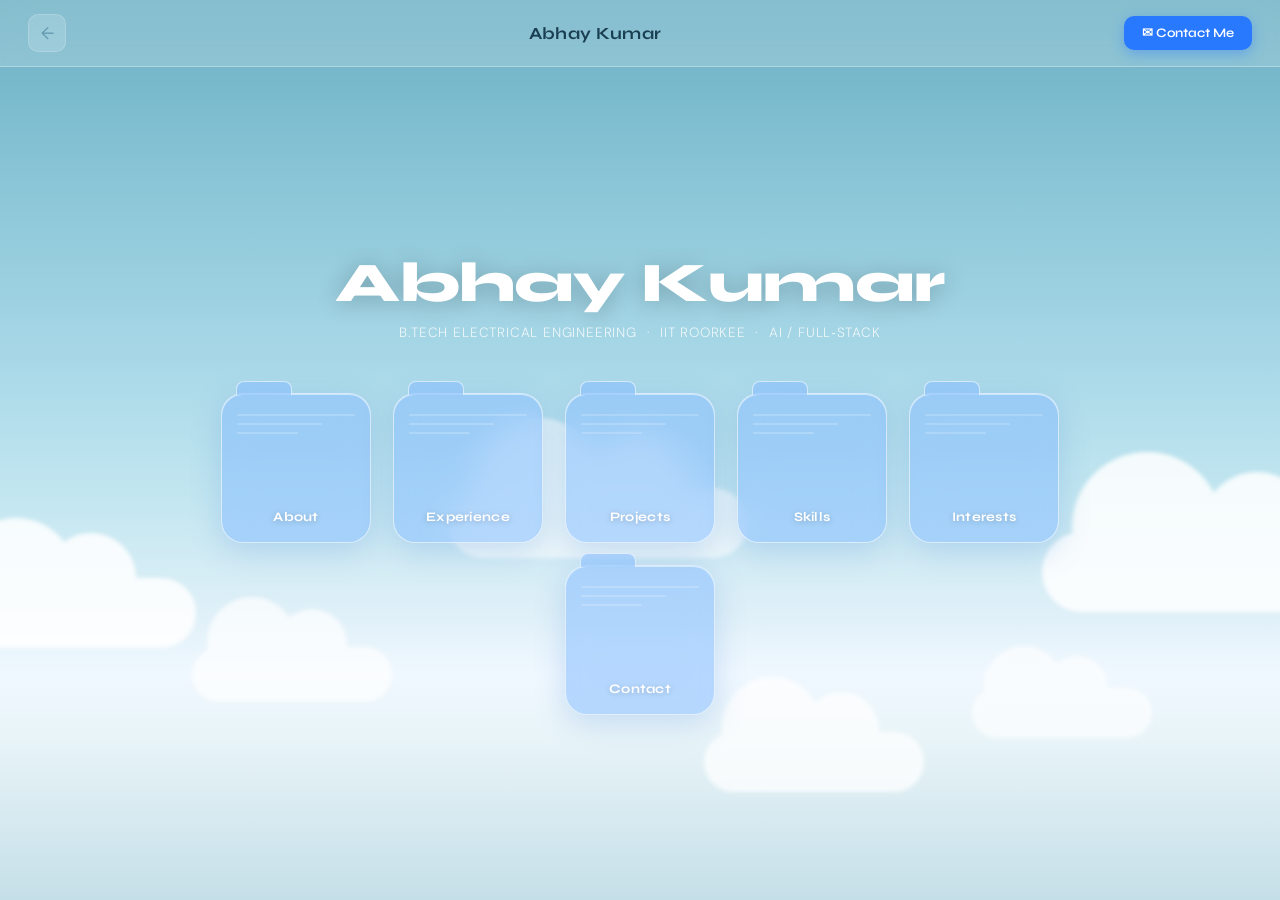
<file: index.html>
<!DOCTYPE html>
<html lang="en">
<head>
  <meta charset="UTF-8" />
  <meta name="viewport" content="width=device-width, initial-scale=1.0"/>
  <title>Abhay Kumar — Portfolio</title>
  <link rel="stylesheet" href="styles.css"/>
  <style>
    /* ── INDEX-ONLY STYLES ── */
    body { overflow: hidden; }

    /* ── HOME SCREEN ── */
    #home-screen {
      position: fixed; inset: 0; z-index: 10;
      display: flex; flex-direction: column;
      align-items: center; justify-content: center;
      padding-top: 64px;
    }

    .hero-name {
      font-family: 'Syne', sans-serif;
      font-size: clamp(30px, 4.5vw, 56px);
      font-weight: 800;
      color: white;
      text-shadow: 0 2px 24px rgba(0,0,0,.24);
      margin-bottom: 8px;
      letter-spacing: -.015em;
      animation: heroIn .7s cubic-bezier(.34,1.3,.64,1) .1s both;
    }
    .hero-sub {
      font-size: 13.5px;
      color: rgba(255,255,255,.78);
      margin-bottom: 52px;
      letter-spacing: .06em;
      text-transform: uppercase;
      font-weight: 300;
      animation: heroIn .7s cubic-bezier(.34,1.3,.64,1) .18s both;
    }
    @keyframes heroIn {
      from { opacity:0; transform: translateY(-14px); }
      to   { opacity:1; transform: translateY(0); }
    }

    /* ── FOLDERS ── */
    .folders-row {
      display: flex; gap: 22px;
      flex-wrap: wrap;
      justify-content: center;
      padding: 0 24px;
      max-width: 980px;
    }

    .folder {
      position: relative;
      width: 150px; height: 150px;
      background: var(--folder-blue);
      border-radius: var(--radius-lg);
      border: 1.5px solid var(--folder-border);
      backdrop-filter: blur(14px);
      cursor: pointer;
      overflow: visible;
      transition: transform .28s cubic-bezier(.34,1.56,.64,1),
                  background .22s ease,
                  box-shadow .22s ease;
      box-shadow: 0 8px 30px var(--folder-shadow), inset 0 1px 0 rgba(255,255,255,.5);
      display: flex; flex-direction: column;
      justify-content: flex-end;
      padding-bottom: 17px;
      animation: folderIn .65s cubic-bezier(.34,1.56,.64,1) both;
      text-decoration: none;
    }
    .folder:nth-child(1) { animation-delay:.05s; }
    .folder:nth-child(2) { animation-delay:.12s; }
    .folder:nth-child(3) { animation-delay:.19s; }
    .folder:nth-child(4) { animation-delay:.26s; }
    .folder:nth-child(5) { animation-delay:.33s; }
    .folder:nth-child(6) { animation-delay:.40s; }

    @keyframes folderIn {
      from { opacity:0; transform: translateY(32px) scale(.88); }
      to   { opacity:1; transform: translateY(0) scale(1); }
    }

    .folder:hover {
      background: var(--folder-blue-hover);
      transform: translateY(-12px) scale(1.05);
      box-shadow: 0 20px 55px rgba(60,130,220,.42), inset 0 1px 0 rgba(255,255,255,.65);
    }

    /* Folder tab */
    .folder::before {
      content: '';
      position: absolute;
      top: -13px; left: 14px;
      width: 56px; height: 14px;
      background: var(--folder-blue);
      border-radius: 8px 8px 0 0;
      border: 1.5px solid var(--folder-border);
      border-bottom: none;
      backdrop-filter: blur(14px);
      transition: background .22s;
    }
    .folder:hover::before { background: var(--folder-blue-hover); }

    /* Floating preview icons on hover */
    .folder-preview {
      position: absolute;
      top: -52px; left: 0; right: 0;
      display: flex; justify-content: center; gap: 8px;
      opacity: 0;
      transform: translateY(10px);
      transition: opacity .3s ease, transform .3s ease;
      pointer-events: none;
    }
    .folder:hover .folder-preview { opacity: 1; transform: translateY(0); }

    .preview-chip {
      display: flex; align-items: center; gap: 5px;
      padding: 6px 11px;
      border-radius: 10px;
      background: rgba(255,255,255,.88);
      box-shadow: 0 4px 16px rgba(0,0,0,.15);
      border: 1px solid rgba(255,255,255,.95);
      font-size: 11px;
      font-family: 'Syne', sans-serif;
      font-weight: 700;
      color: #1a3f52;
      white-space: nowrap;
      animation: chipIn .4s cubic-bezier(.34,1.56,.64,1) both;
    }
    .preview-chip:nth-child(2) { animation-delay:.06s; }
    .preview-chip:nth-child(3) { animation-delay:.12s; }
    .preview-chip .chip-emoji { font-size: 14px; }

    @keyframes chipIn {
      from { opacity:0; transform: scale(.55) translateY(8px); }
      to   { opacity:1; transform: scale(1) translateY(0); }
    }

    /* Lines inside folder */
    .folder-lines {
      position: absolute;
      top: 20px; left: 15px; right: 15px;
      display: flex; flex-direction: column; gap: 7px;
      opacity: .22;
      pointer-events: none;
    }
    .folder-lines span {
      display: block; height: 2px;
      background: rgba(255,255,255,.85);
      border-radius: 2px;
    }
    .folder-lines span:nth-child(2) { width: 72%; }
    .folder-lines span:nth-child(3) { width: 52%; }

    .folder-label {
      text-align: center;
      font-family: 'Syne', sans-serif;
      font-size: 13px; font-weight: 700;
      color: white;
      text-shadow: 0 1px 6px rgba(0,0,0,.22);
      letter-spacing: .02em;
      position: relative; z-index: 2;
    }

    @media (max-width: 640px) {
      .folders-row { gap: 14px; }
      .folder { width: 120px; height: 120px; }
    }
  </style>
</head>
<body>

  <!-- BACKGROUND -->
  <div id="bg">
    <div class="cloud c1"></div>
    <div class="cloud c2"></div>
    <div class="cloud c3"></div>
    <div class="cloud c4"></div>
    <div class="cloud c5"></div>
    <div class="cloud c6"></div>
  </div>

  <!-- HEADER -->
  <div id="header">
    <span class="back-btn" style="cursor:default;opacity:.4">&#8592;</span>
    <h1>Abhay Kumar</h1>
    <a class="contact-btn" href="mailto:abhay_k@ee.iitr.ac.in">✉ Contact Me</a>
  </div>

  <!-- HOME SCREEN -->
  <div id="home-screen">
    <p class="hero-name">Abhay Kumar</p>
    <p class="hero-sub">B.Tech Electrical Engineering &nbsp;·&nbsp; IIT Roorkee &nbsp;·&nbsp; AI / Full‑Stack</p>

    <div class="folders-row">

      <!-- ABOUT -->
      <a class="folder" href="pages/about.html" data-page="about">
        <div class="folder-preview">
          <div class="preview-chip"><span class="chip-emoji">🎓</span> Graduate</div>
          <div class="preview-chip"><span class="chip-emoji">🏫</span> School</div>
        </div>
        <div class="folder-lines"><span></span><span></span><span></span></div>
        <p class="folder-label">About</p>
      </a>

      <!-- EXPERIENCE -->
      <a class="folder" href="pages/experience.html" data-page="experience">
        <div class="folder-preview">
          <div class="preview-chip"><span class="chip-emoji">💼</span> Job</div>
          <div class="preview-chip"><span class="chip-emoji">👨‍💼</span> Internship</div>
        </div>
        <div class="folder-lines"><span></span><span></span><span></span></div>
        <p class="folder-label">Experience</p>
      </a>

      <!-- PROJECTS -->
      <a class="folder" href="pages/projects.html" data-page="projects">
        <div class="folder-preview">
          <div class="preview-chip"><span class="chip-emoji">🤖</span> AI</div>
          <div class="preview-chip"><span class="chip-emoji">💻</span> Software</div>
          <div class="preview-chip"><span class="chip-emoji">🤖</span> Agentic AI</div>
          <div class="preview-chip"><span class="chip-emoji">💰</span> Finance</div>
        </div>
        <div class="folder-lines"><span></span><span></span><span></span></div>
        <p class="folder-label">Projects</p>
      </a>

      <!-- SKILLS -->
      <a class="folder" href="pages/skills.html" data-page="skills">
        <div class="folder-preview">
          <div class="preview-chip"><span class="chip-emoji">🐍</span> Python</div>
          <div class="preview-chip"><span class="chip-emoji">⚙️</span> AI/ML</div>
        </div>
        <div class="folder-lines"><span></span><span></span><span></span></div>
        <p class="folder-label">Skills</p>
      </a>

      <!-- INTERESTS -->
      <a class="folder" href="pages/interests.html" data-page="interests">
        <div class="folder-preview">
          <div class="preview-chip"><span class="chip-emoji">🧠 </span> Problem Solving</div>
          <div class="preview-chip"><span class="chip-emoji">💻</span> Technology</div>
          <div class="preview-chip"><span class="chip-emoji">📸</span> Photography & Videography</div>
          <div class="preview-chip"><span class="chip-emoji">🤖</span>AI/ML</div>
        </div>
        <div class="folder-lines"><span></span><span></span><span></span></div>
        <p class="folder-label">Interests</p>
      </a>

      <!-- CONTACT -->
      <a class="folder" href="pages/contact.html" data-page="contact">
        <div class="folder-preview">
          <div class="preview-chip"><span class="chip-emoji">✉️</span> Email</div>
          <div class="preview-chip"><span class="chip-emoji">💼</span> LinkedIn</div>
        </div>
        <div class="folder-lines"><span></span><span></span><span></span></div>
        <p class="folder-label">Contact</p>
      </a>

    </div>
  </div>

  <script src="script.js"></script>
</body>
</html>
</file>
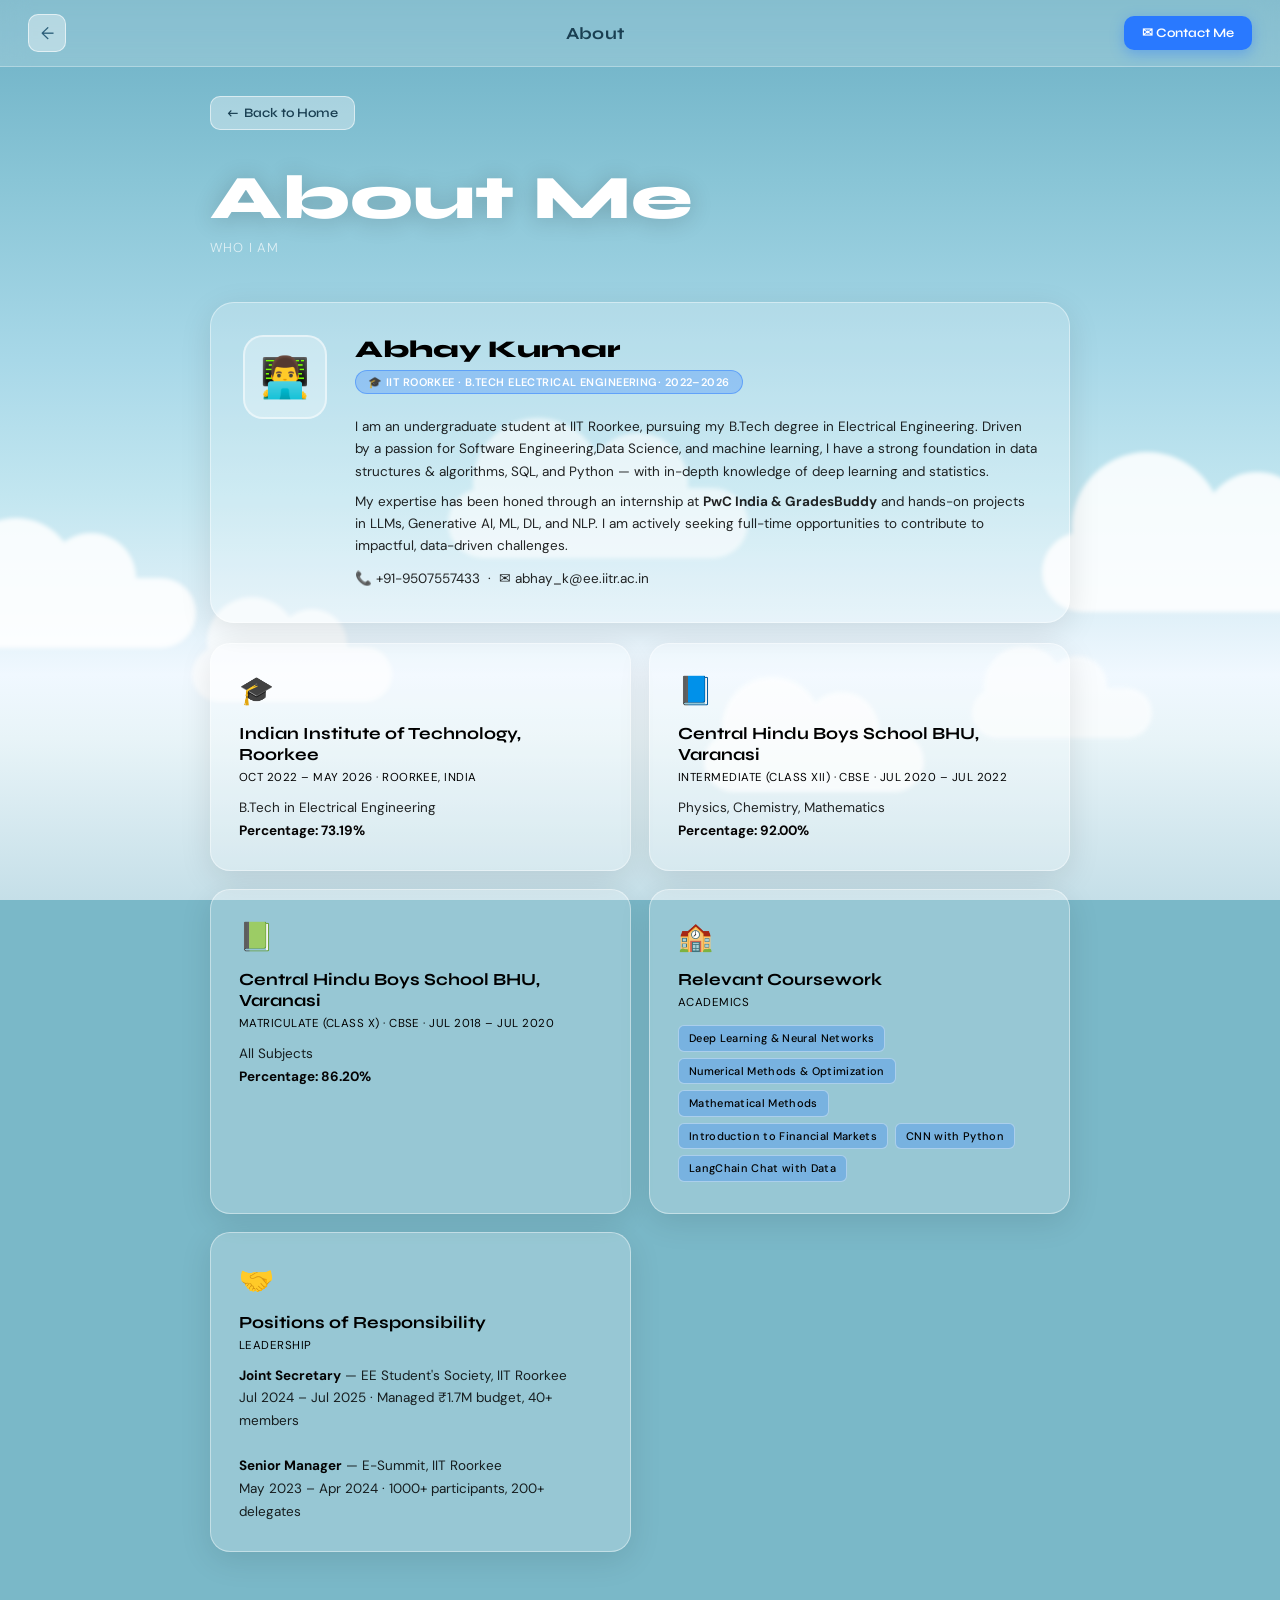
<file: pages/about.html>
<!DOCTYPE html>
<html lang="en">
<head>
  <meta charset="UTF-8"/>
  <meta name="viewport" content="width=device-width, initial-scale=1.0"/>
  <title>About — Abhay Kumar</title>
  <link rel="stylesheet" href="../styles.css"/>
</head>
<body>

  <!-- BACKGROUND -->
  <div id="bg">
    <div class="cloud c1"></div>
    <div class="cloud c2"></div>
    <div class="cloud c3"></div>
    <div class="cloud c4"></div>
    <div class="cloud c5"></div>
    <div class="cloud c6"></div>
  </div>

  <!-- HEADER -->
  <div id="header">
    <a class="back-btn" href="../index.html" title="Home">&#8592;</a>
    <h1>About</h1>
    <a class="contact-btn" href="mailto:abhay_k@ee.iitr.ac.in">✉ Contact Me</a>
  </div>

  <!-- PAGE CONTENT -->
  <div class="page-wrapper">
    <div class="page-inner">

      <a class="page-back" href="../index.html">&#8592; &nbsp;Back to Home</a>

      <p class="page-title">About Me</p>
      <p class="page-subtitle">Who I am</p>

      <!-- HERO BIO CARD -->
      <div class="about-hero">
        <div class="about-avatar">👨‍💻</div>
        <div class="about-info">
          <h2>Abhay Kumar</h2>
          <div class="badge">🎓 IIT Roorkee · B.Tech Electrical Engineering· 2022–2026</div>
          <p>
            I am an undergraduate student at IIT Roorkee, pursuing my B.Tech degree in Electrical Engineering. 
            Driven by a passion for Software Engineering,Data Science, and machine learning, I have a strong foundation in 
            data structures &amp; algorithms, SQL, and Python — with in-depth knowledge of deep learning and statistics.
          </p>
          <p>
            My expertise has been honed through an internship at <strong>PwC India & GradesBuddy</strong> and hands-on projects 
            in LLMs, Generative AI, ML, DL, and NLP. I am actively seeking full-time opportunities to contribute 
            to impactful, data-driven challenges.
          </p>
          <p style="margin-top:10px">
            📞 +91-9507557433 &nbsp;·&nbsp; ✉ abhay_k@ee.iitr.ac.in
          </p>
        </div>
      </div>

      <!-- EDUCATION CARDS -->
      <div class="cards-grid">

        <div class="card">
          <span class="card-icon">🎓</span>
          <p class="card-title">Indian Institute of Technology, Roorkee</p>
          <p class="card-meta">Oct 2022 – May 2026 · Roorkee, India</p>
          <p class="card-body">
            B.Tech in Electrical Engineering<br/>
            <strong>Percentage: 73.19%</strong>
          </p>
        </div>

        <div class="card">
          <span class="card-icon">📘</span>
          <p class="card-title">Central Hindu Boys School BHU, Varanasi</p>
          <p class="card-meta">Intermediate (Class XII) · CBSE · Jul 2020 – Jul 2022</p>
          <p class="card-body">
            Physics, Chemistry, Mathematics<br/>
            <strong>Percentage: 92.00%</strong>
          </p>
        </div>

        <div class="card">
          <span class="card-icon">📗</span>
          <p class="card-title">Central Hindu Boys School BHU, Varanasi</p>
          <p class="card-meta">Matriculate (Class X) · CBSE · Jul 2018 – Jul 2020</p>
          <p class="card-body">
            All Subjects<br/>
            <strong>Percentage: 86.20%</strong>
          </p>
        </div>

        <div class="card">
          <span class="card-icon">🏫</span>
          <p class="card-title">Relevant Coursework</p>
          <p class="card-meta">Academics</p>
          <div class="card-body">
            <span class="tag">Deep Learning &amp; Neural Networks</span>
            <span class="tag">Numerical Methods &amp; Optimization</span>
            <span class="tag">Mathematical Methods</span>
            <span class="tag">Introduction to Financial Markets</span>
            <span class="tag">CNN with Python</span>
            <span class="tag">LangChain Chat with Data</span>
          </div>
        </div>

        <!-- <div class="card">
          <span class="card-icon">🏆</span>
          <p class="card-title">Awards &amp; Achievements</p>
          <p class="card-meta">Highlights</p>
          <div class="card-body">
            <ul>
              <li>NTSE Stage 1 — UP State Rank <strong>9</strong></li>
              <li>Codeforces Global Rank <strong>1113</strong> (Edu Round 168)</li>
              <li>Codeforces Global Rank <strong>1884</strong> (Round 953 Div.2)</li>
              <li>Codeforces <strong>Specialist</strong> — Peak Rating 1458</li>
            </ul>
          </div>
        </div> -->

        <div class="card">
          <span class="card-icon">🤝</span>
          <p class="card-title">Positions of Responsibility</p>
          <p class="card-meta">Leadership</p>
          <div class="card-body">
            <strong>Joint Secretary</strong> — EE Student's Society, IIT Roorkee<br/>
            Jul 2024 – Jul 2025 · Managed ₹1.7M budget, 40+ members<br/><br/>
            <strong>Senior Manager</strong> — E-Summit, IIT Roorkee<br/>
            May 2023 – Apr 2024 · 1000+ participants, 200+ delegates
          </div>
        </div>

      </div>
    </div>
  </div>

  <script src="../script.js"></script>
</body>
</html>
</file>
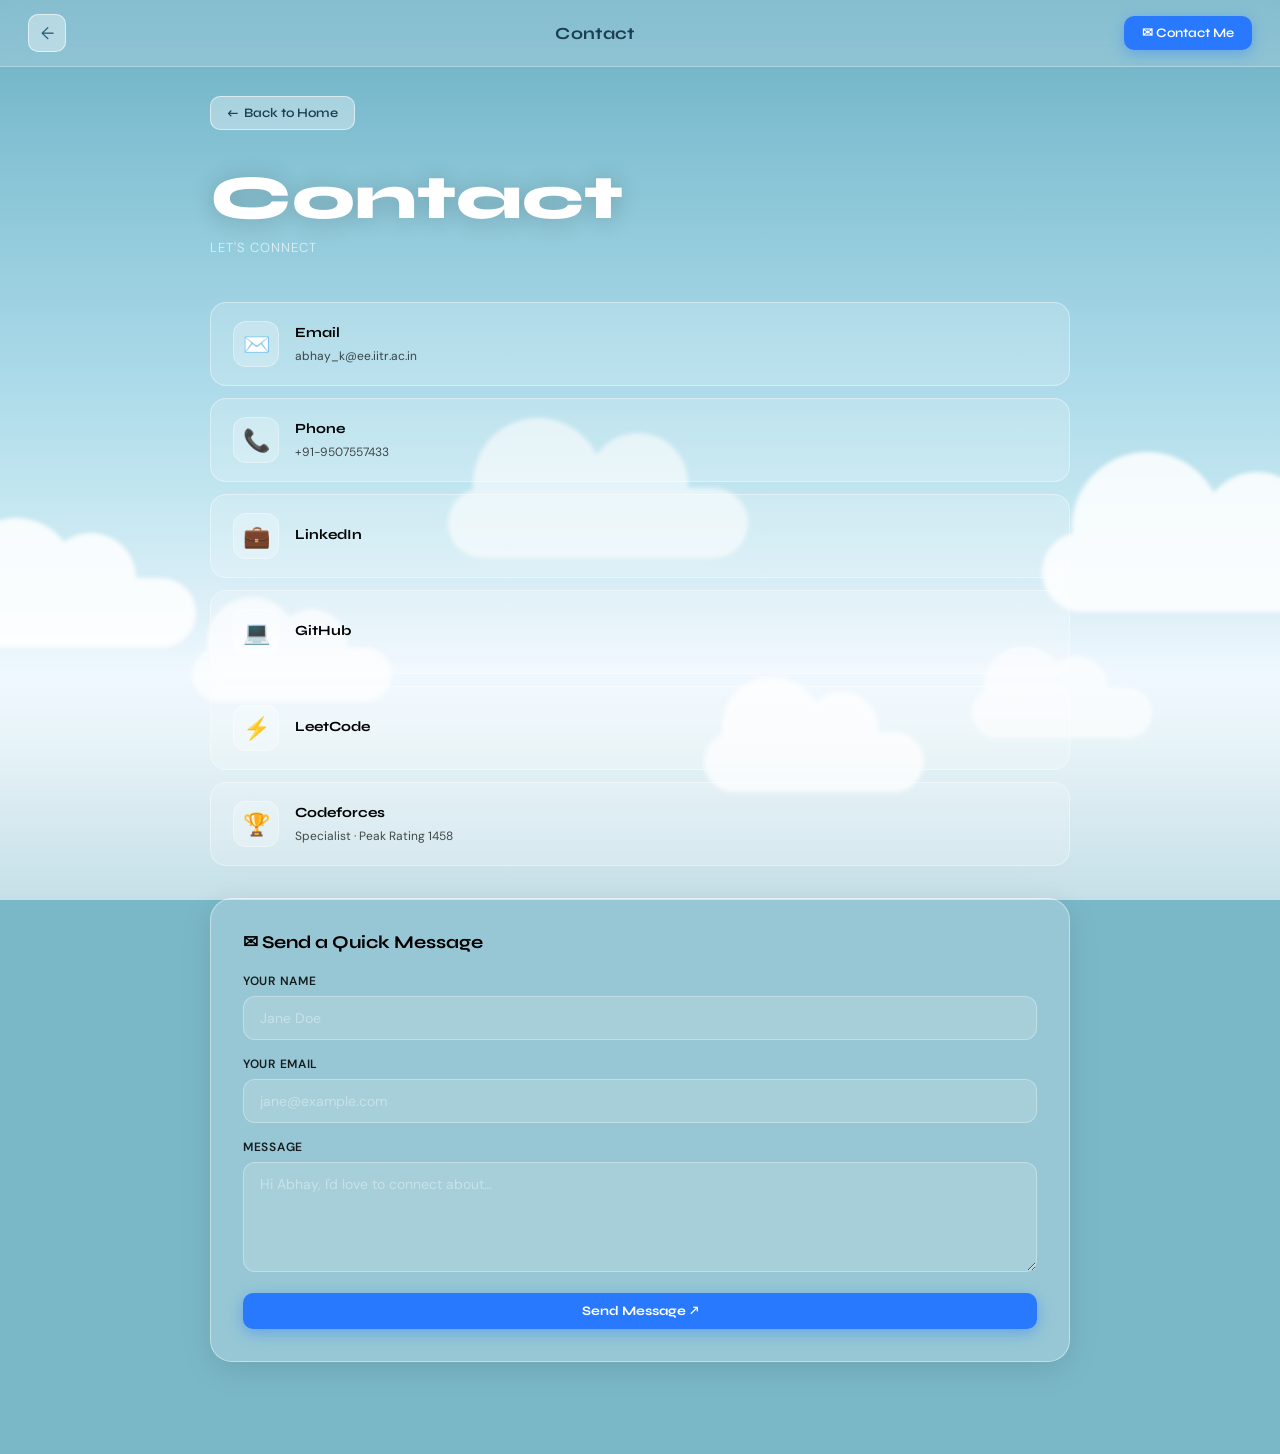
<file: pages/contact.html>
<!DOCTYPE html>
<html lang="en">
<head>
  <meta charset="UTF-8"/>
  <meta name="viewport" content="width=device-width, initial-scale=1.0"/>
  <title>Contact — Abhay Kumar</title>
  <link rel="stylesheet" href="../styles.css"/>
  <style>
    /* Contact form */
    .contact-form-card {
      background: var(--card-bg);
      border: 1.5px solid var(--glass-border);
      border-radius: 22px;
      padding: 32px;
      backdrop-filter: blur(16px);
      box-shadow: var(--shadow-card);
      margin-bottom: 22px;
      animation: cardIn .5s cubic-bezier(.34,1.2,.64,1) .05s both;
    }
    .contact-form-card h3 {
      font-family: 'Syne', sans-serif;
      font-size: 18px; font-weight: 700;
      color: rgb(0, 0, 0); margin-bottom: 20px;
    }
    .form-group { margin-bottom: 16px; }
    .form-group label {
      display: block;
      font-size: 12px; font-weight: 600;
      color: rgba(0, 0, 0, 0.86);
      letter-spacing: .06em; text-transform: uppercase;
      margin-bottom: 7px;
    }
    .form-group input,
    .form-group textarea {
      width: 100%;
      background: rgba(255,255,255,.15);
      border: 1.5px solid rgba(255,255,255,.3);
      border-radius: 12px;
      padding: 12px 16px;
      font-family: 'DM Sans', sans-serif;
      font-size: 14px;
      color: rgb(0, 0, 0);
      outline: none;
      transition: border-color .2s, background .2s;
      resize: vertical;
    }
    .form-group input::placeholder,
    .form-group textarea::placeholder { color: rgba(255,255,255,.38); }
    .form-group input:focus,
    .form-group textarea:focus {
      border-color: rgba(79,158,255,.7);
      background: rgba(255,255,255,.22);
    }
    .form-group textarea { min-height: 110px; }

    .form-success {
      display: none;
      background: rgba(34,197,94,.2);
      border: 1.5px solid rgba(34,197,94,.45);
      border-radius: 12px;
      padding: 14px 18px;
      color: #86efac;
      font-size: 14px;
      margin-top: 14px;
    }
    .form-error {
      display: none;
      background: rgba(239,68,68,.2);
      border: 1.5px solid rgba(239,68,68,.45);
      border-radius: 12px;
      padding: 14px 18px;
      color: #fca5a5;
      font-size: 14px;
      margin-top: 14px;
    }
  </style>
</head>
<body>

  <div id="bg">
    <div class="cloud c1"></div>
    <div class="cloud c2"></div>
    <div class="cloud c3"></div>
    <div class="cloud c4"></div>
    <div class="cloud c5"></div>
    <div class="cloud c6"></div>
  </div>

  <div id="header">
    <a class="back-btn" href="../index.html" title="Home">&#8592;</a>
    <h1>Contact</h1>
    <a class="contact-btn" href="mailto:abhay_k@ee.iitr.ac.in">✉ Contact Me</a>
  </div>

  <div class="page-wrapper">
    <div class="page-inner">

      <a class="page-back" href="../index.html">&#8592; &nbsp;Back to Home</a>

      <p class="page-title">Contact</p>
      <p class="page-subtitle">Let's connect</p>

      <!-- DIRECT LINKS -->
      <a class="contact-link" href="mailto:abhay_k@ee.iitr.ac.in" style="animation-delay:.04s">
        <div class="cl-icon">✉️</div>
        <div class="cl-info">
          <strong>Email</strong>
          <span>abhay_k@ee.iitr.ac.in</span>
        </div>
      </a>

      <a class="contact-link" href="tel:+919507557433" style="animation-delay:.10s">
        <div class="cl-icon">📞</div>
        <div class="cl-info">
          <strong>Phone</strong>
          <span>+91-9507557433</span>
        </div>
      </a>

      <!--
        Replace the href values below with your actual profile URLs
        Example: href="https://linkedin.com/in/your-username"
      -->
      <a class="contact-link" href="https://www.linkedin.com/in/abhay-kumar-968155218/" target="_blank" style="animation-delay:.16s">
        <div class="cl-icon">💼</div>
        <div class="cl-info">
          <strong>LinkedIn</strong>
        </div>
      </a>

      <a class="contact-link" href="https://github.com/abhay1201" target="_blank" style="animation-delay:.22s">
        <div class="cl-icon">💻</div>
        <div class="cl-info">
          <strong>GitHub</strong>
        </div>
      </a>

      <a class="contact-link" href="https://leetcode.com/u/abhayaditya327/" target="_blank" style="animation-delay:.28s">
        <div class="cl-icon">⚡</div>
        <div class="cl-info">
          <strong>LeetCode</strong>
        </div>
      </a>

      <a class="contact-link" href="https://codeforces.com/profile/IITian_AK" target="_blank" style="animation-delay:.34s">
        <div class="cl-icon">🏆</div>
        <div class="cl-info">
          <strong>Codeforces</strong>
          <span>Specialist · Peak Rating 1458</span>
        </div>
      </a>

      <!-- QUICK MESSAGE FORM -->
      <form class="contact-form-card" id="contactForm" style="margin-top:32px">
        <h3>✉ Send a Quick Message</h3>
        <div class="form-group">
          <label>Your Name</label>
          <input type="text" name="name" id="fname" placeholder="Jane Doe" required/>
        </div>
        <div class="form-group">
          <label>Your Email</label>
          <input type="email" name="email" id="femail" placeholder="jane@example.com" required/>
        </div>
        <div class="form-group">
          <label>Message</label>
          <textarea name="message" id="fmsg" placeholder="Hi Abhay, I'd love to connect about…" required></textarea>
        </div>
        <button class="btn-primary" type="submit" style="width:100%;justify-content:center">
          Send Message ↗
        </button>
        <div class="form-success" id="successMsg">
          ✅ Message sent successfully! I'll get back to you soon.
        </div>
        <div class="form-error" id="errorMsg" style="display:none; background: rgba(239,68,68,.2); border: 1.5px solid rgba(239,68,68,.45); border-radius: 12px; padding: 14px 18px; color: #fca5a5; font-size: 14px; margin-top: 14px;">
          ❌ Failed to send message. Please try again or contact me directly.
        </div>
      </form>

    </div>
  </div>

  <script src="../script.js"></script>
  <script>
    // Replace YOUR_FORMSPREE_URL with your actual Formspree endpoint
    const FORMSPREE_URL = 'https://formspree.io/f/mjgpvrgj';

    document.getElementById('contactForm').addEventListener('submit', async function(e) {
      e.preventDefault();

      const form = e.target;
      const formData = new FormData(form);
      const successMsg = document.getElementById('successMsg');
      const errorMsg = document.getElementById('errorMsg');
      const submitBtn = form.querySelector('button[type="submit"]');

      // Hide messages and disable button
      successMsg.style.display = 'none';
      errorMsg.style.display = 'none';
      submitBtn.disabled = true;
      submitBtn.textContent = 'Sending...';

      try {
        const response = await fetch(FORMSPREE_URL, {
          method: 'POST',
          body: formData,
          headers: {
            'Accept': 'application/json'
          }
        });

        if (response.ok) {
          successMsg.style.display = 'block';
          form.reset();
        } else {
          throw new Error('Form submission failed');
        }
      } catch (error) {
        errorMsg.style.display = 'block';
        console.error('Error:', error);
      } finally {
        submitBtn.disabled = false;
        submitBtn.textContent = 'Send Message ↗';
      }
    });
  </script>
</body>
</html>
</file>
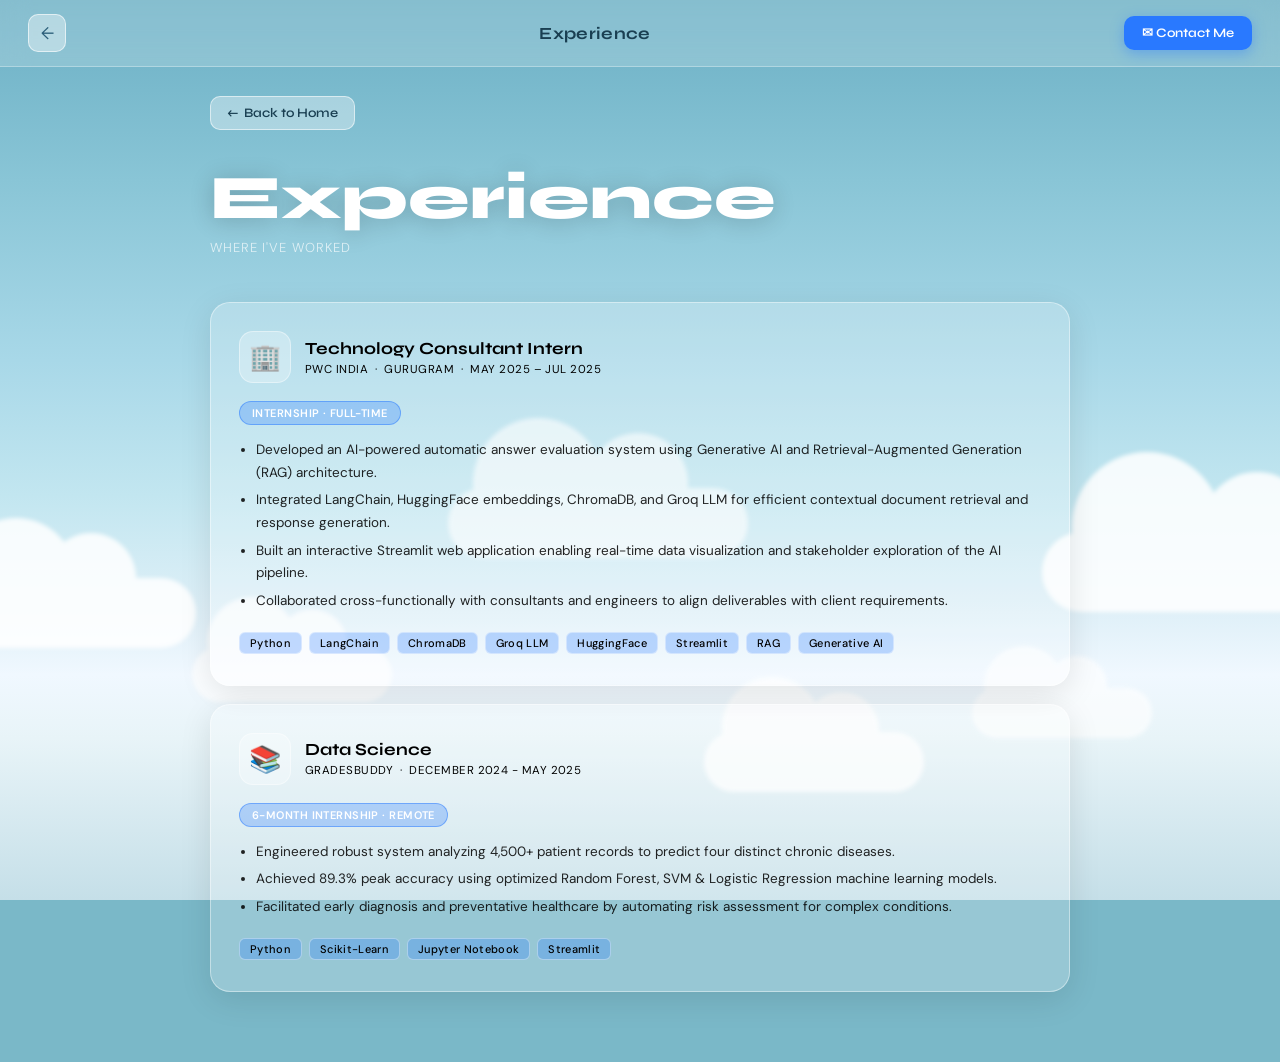
<file: pages/experience.html>
<!DOCTYPE html>
<html lang="en">
<head>
  <meta charset="UTF-8"/>
  <meta name="viewport" content="width=device-width, initial-scale=1.0"/>
  <title>Experience — Abhay Kumar</title>
  <link rel="stylesheet" href="../styles.css"/>
</head>
<body>

  <div id="bg">
    <div class="cloud c1"></div>
    <div class="cloud c2"></div>
    <div class="cloud c3"></div>
    <div class="cloud c4"></div>
    <div class="cloud c5"></div>
    <div class="cloud c6"></div>
  </div>

  <div id="header">
    <a class="back-btn" href="../index.html" title="Home">&#8592;</a>
    <h1>Experience</h1>
    <a class="contact-btn" href="mailto:abhay_k@ee.iitr.ac.in">✉ Contact Me</a>
  </div>

  <div class="page-wrapper">
    <div class="page-inner">

      <a class="page-back" href="../index.html">&#8592; &nbsp;Back to Home</a>

      <p class="page-title">Experience</p>
      <p class="page-subtitle">Where I've worked</p>

      <div class="cards-grid single">

        <!-- PwC India -->
        <div class="card">
          <div class="card-header-row">
            <div class="card-logo">🏢</div>
            <div>
              <p class="card-title" style="margin-bottom:3px">Technology Consultant Intern</p>
              <p class="card-meta" style="margin-bottom:0">PwC India &nbsp;·&nbsp; Gurugram &nbsp;·&nbsp; May 2025 – Jul 2025</p>
            </div>
          </div>
          <div class="badge">Internship · Full-time</div>
          <div class="card-body">
            <ul>
              <li>Developed an AI-powered automatic answer evaluation  system using Generative AI and Retrieval-Augmented Generation (RAG) architecture.</li>
              <li>Integrated LangChain, HuggingFace embeddings, ChromaDB, and Groq LLM  for efficient contextual document retrieval and response generation.</li>
              <li>Built an interactive Streamlit web application  enabling real-time data visualization and stakeholder exploration of the AI pipeline.</li>
              <li>Collaborated cross-functionally with consultants and engineers to align deliverables with client requirements.</li>
            </ul>
          </div>
          <div class="tags-row">
            <span class="tag">Python</span>
            <span class="tag">LangChain</span>
            <span class="tag">ChromaDB</span>
            <span class="tag">Groq LLM</span>
            <span class="tag">HuggingFace</span>
            <span class="tag">Streamlit</span>
            <span class="tag">RAG</span>
            <span class="tag">Generative AI</span>
          </div>
        </div>

        <!-- GradesBuddy -->
        <div class="card">
          <div class="card-header-row">
            <div class="card-logo">📚</div>
            <div>
              <p class="card-title" style="margin-bottom:3px">Data Science</p>
              <p class="card-meta" style="margin-bottom:0">GradesBuddy &nbsp;·&nbsp; December 2024 - May 2025</p>
            </div>
          </div>
          <div class="badge">6-Month Internship · Remote</div>
          <div class="card-body">
            <ul>
              <li>Engineered robust system analyzing 4,500+ patient records to predict four distinct chronic diseases.</li>
              <li>Achieved 89.3% peak accuracy using optimized Random Forest, SVM & Logistic Regression machine learning models.</li>
              <li>Facilitated early diagnosis and preventative healthcare by automating risk assessment for complex conditions.</li>
            </ul>
          </div>
          <div class="tags-row">
            <span class="tag">Python</span>
            <span class="tag">Scikit-Learn</span>
            <span class="tag">Jupyter Notebook</span>
            <span class="tag">Streamlit</span>
          </div>
        </div>
      </div>
    </div>
  </div>

  <script src="../script.js"></script>
</body>
</html>
</file>
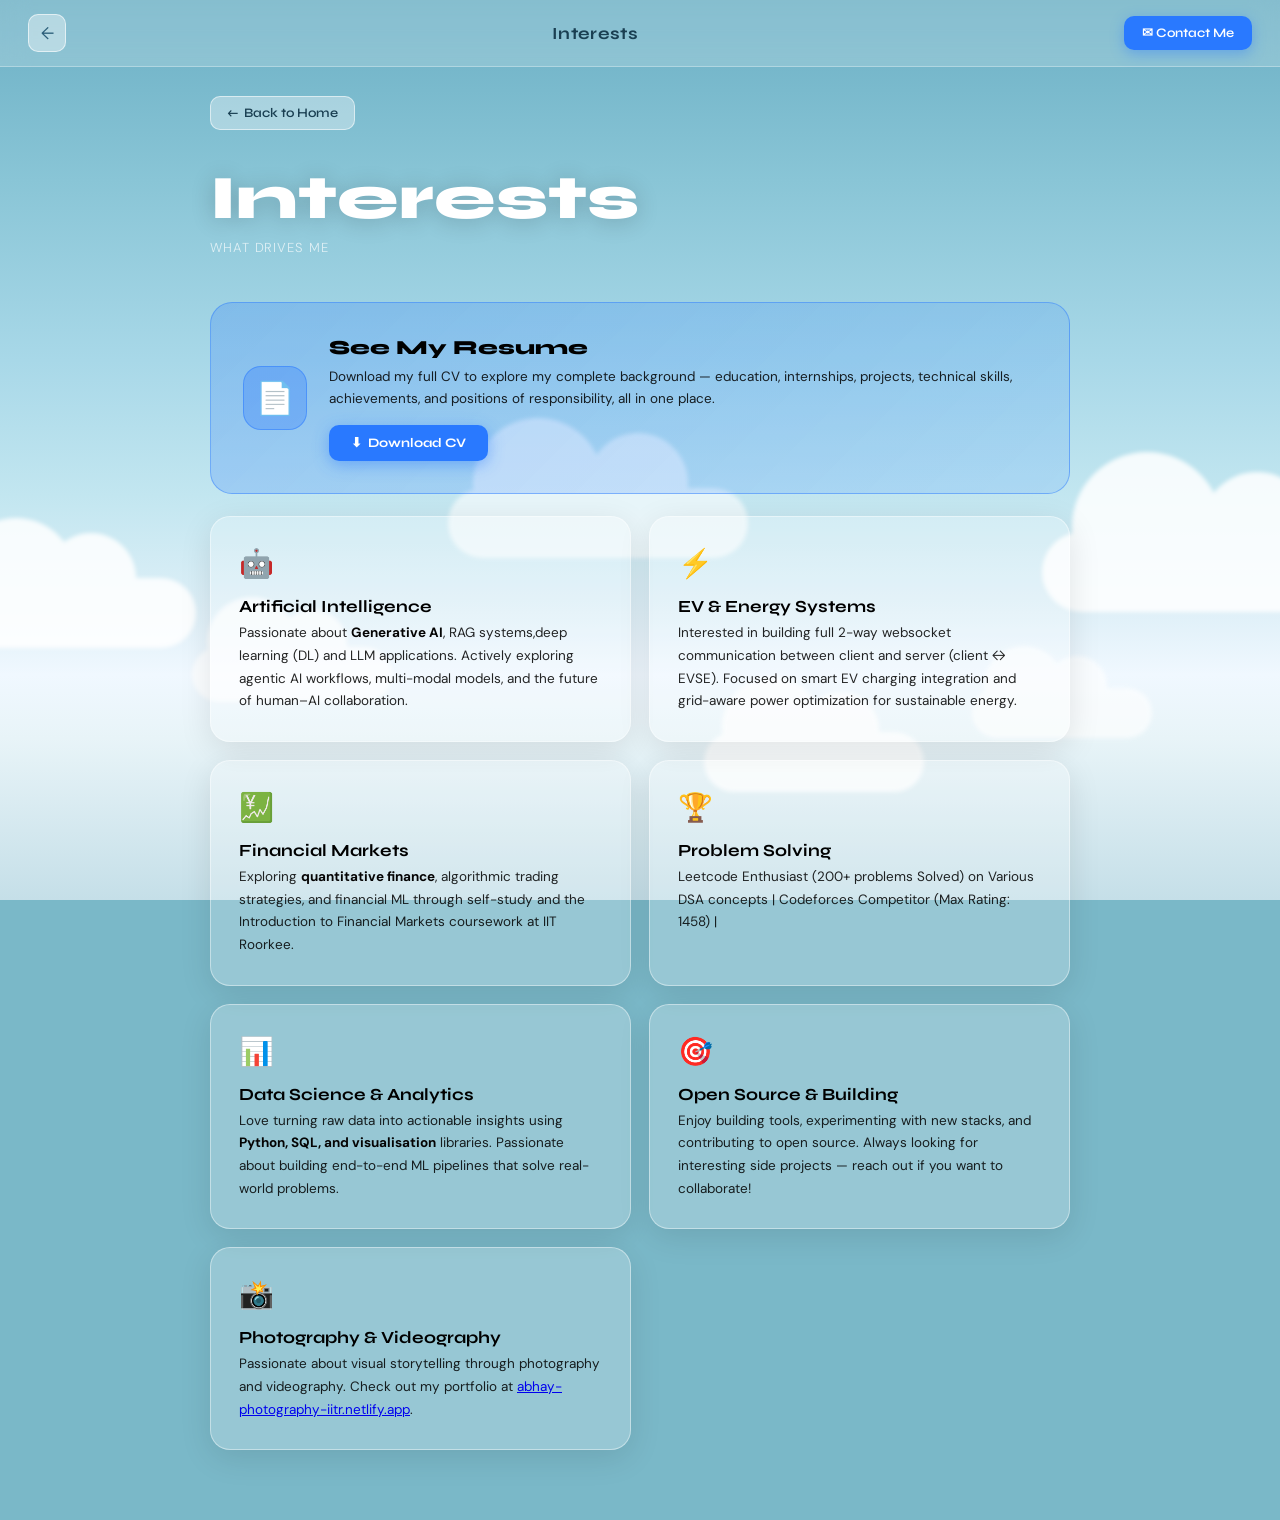
<file: pages/interests.html>
<!DOCTYPE html>
<html lang="en">
<head>
  <meta charset="UTF-8"/>
  <meta name="viewport" content="width=device-width, initial-scale=1.0"/>
  <title>Interests — Abhay Kumar</title>
  <link rel="stylesheet" href="../styles.css"/>
</head>
<body>

  <div id="bg">
    <div class="cloud c1"></div>
    <div class="cloud c2"></div>
    <div class="cloud c3"></div>
    <div class="cloud c4"></div>
    <div class="cloud c5"></div>
    <div class="cloud c6"></div>
  </div>

  <div id="header">
    <a class="back-btn" href="../index.html" title="Home">&#8592;</a>
    <h1>Interests</h1>
    <a class="contact-btn" href="mailto:abhay_k@ee.iitr.ac.in">✉ Contact Me</a>
  </div>

  <div class="page-wrapper">
    <div class="page-inner">

      <a class="page-back" href="../index.html">&#8592; &nbsp;Back to Home</a>

      <p class="page-title">Interests</p>
      <p class="page-subtitle">What drives me</p>

      <!-- RESUME HIGHLIGHT -->
      <div class="resume-highlight">
        <div class="resume-icon">📄</div>
        <div class="resume-text">
          <h3>See My Resume</h3>
          <p>
            Download my full CV to explore my complete background — education, internships, projects,
            technical skills, achievements, and positions of responsibility, all in one place.
          </p>
          <!--
            Replace the href below with your actual hosted resume URL.
            Example: href="https://drive.google.com/your-resume-link"
          -->
          <a class="btn-primary" href="https://drive.google.com/file/d/15dZ1mFvIh9Wt0AgogxlAUStLPlmpwAqU/view?usp=sharing" target="_blank">
            ⬇ &nbsp;Download CV
          </a>
        </div>
      </div>

      <!-- INTEREST CARDS -->
      <div class="cards-grid">

        <div class="card">
          <span class="card-icon">🤖</span>
          <p class="card-title">Artificial Intelligence</p>
          <div class="card-body">
            Passionate about <strong>Generative AI</strong>, RAG systems,deep learning (DL) and LLM applications. 
            Actively exploring agentic AI workflows, multi-modal models, and the future of human–AI collaboration.
          </div>
        </div>

        <div class="card">
          <span class="card-icon">⚡</span>
          <p class="card-title">EV &amp; Energy Systems</p>
          <div class="card-body">
            Interested in building full 2-way websocket communication between client and server (client ↔ EVSE).
            Focused on smart EV charging integration and grid-aware power optimization for sustainable energy.
          </div>
        </div>

        <div class="card">
          <span class="card-icon">💹</span>
          <p class="card-title">Financial Markets</p>
          <div class="card-body">
            Exploring <strong>quantitative finance</strong>, algorithmic trading strategies, and financial ML 
            through self-study and the Introduction to Financial Markets coursework at IIT Roorkee.
          </div>
        </div>

        <div class="card">
          <span class="card-icon">🏆</span>
          <p class="card-title">Problem Solving</p>
          <div class="card-body">
            Leetcode Enthusiast (200+ problems Solved) on Various DSA concepts | Codeforces Competitor (Max Rating: 1458) |
          </div>
        </div>

        <div class="card">
          <span class="card-icon">📊</span>
          <p class="card-title">Data Science &amp; Analytics</p>
          <div class="card-body">
            Love turning raw data into actionable insights using <strong>Python, SQL, and visualisation</strong> 
            libraries. Passionate about building end-to-end ML pipelines that solve real-world problems.
          </div>
        </div>

        <div class="card">
          <span class="card-icon">🎯</span>
          <p class="card-title">Open Source &amp; Building</p>
          <div class="card-body">
            Enjoy building tools, experimenting with new stacks, and contributing to open source. 
            Always looking for interesting side projects — reach out if you want to collaborate!
          </div>
        </div>

        <div class="card">
          <span class="card-icon">📸</span>
          <p class="card-title">Photography &amp; Videography</p>
          <div class="card-body">
            Passionate about visual storytelling through photography and videography.
            Check out my portfolio at <a href="https://abhay-photography-iitr.netlify.app/" target="_blank" rel="noopener noreferrer">abhay-photography-iitr.netlify.app</a>.
          </div>
        </div>

      </div>
    </div>
  </div>

  <script src="../script.js"></script>
</body>
</html>
</file>
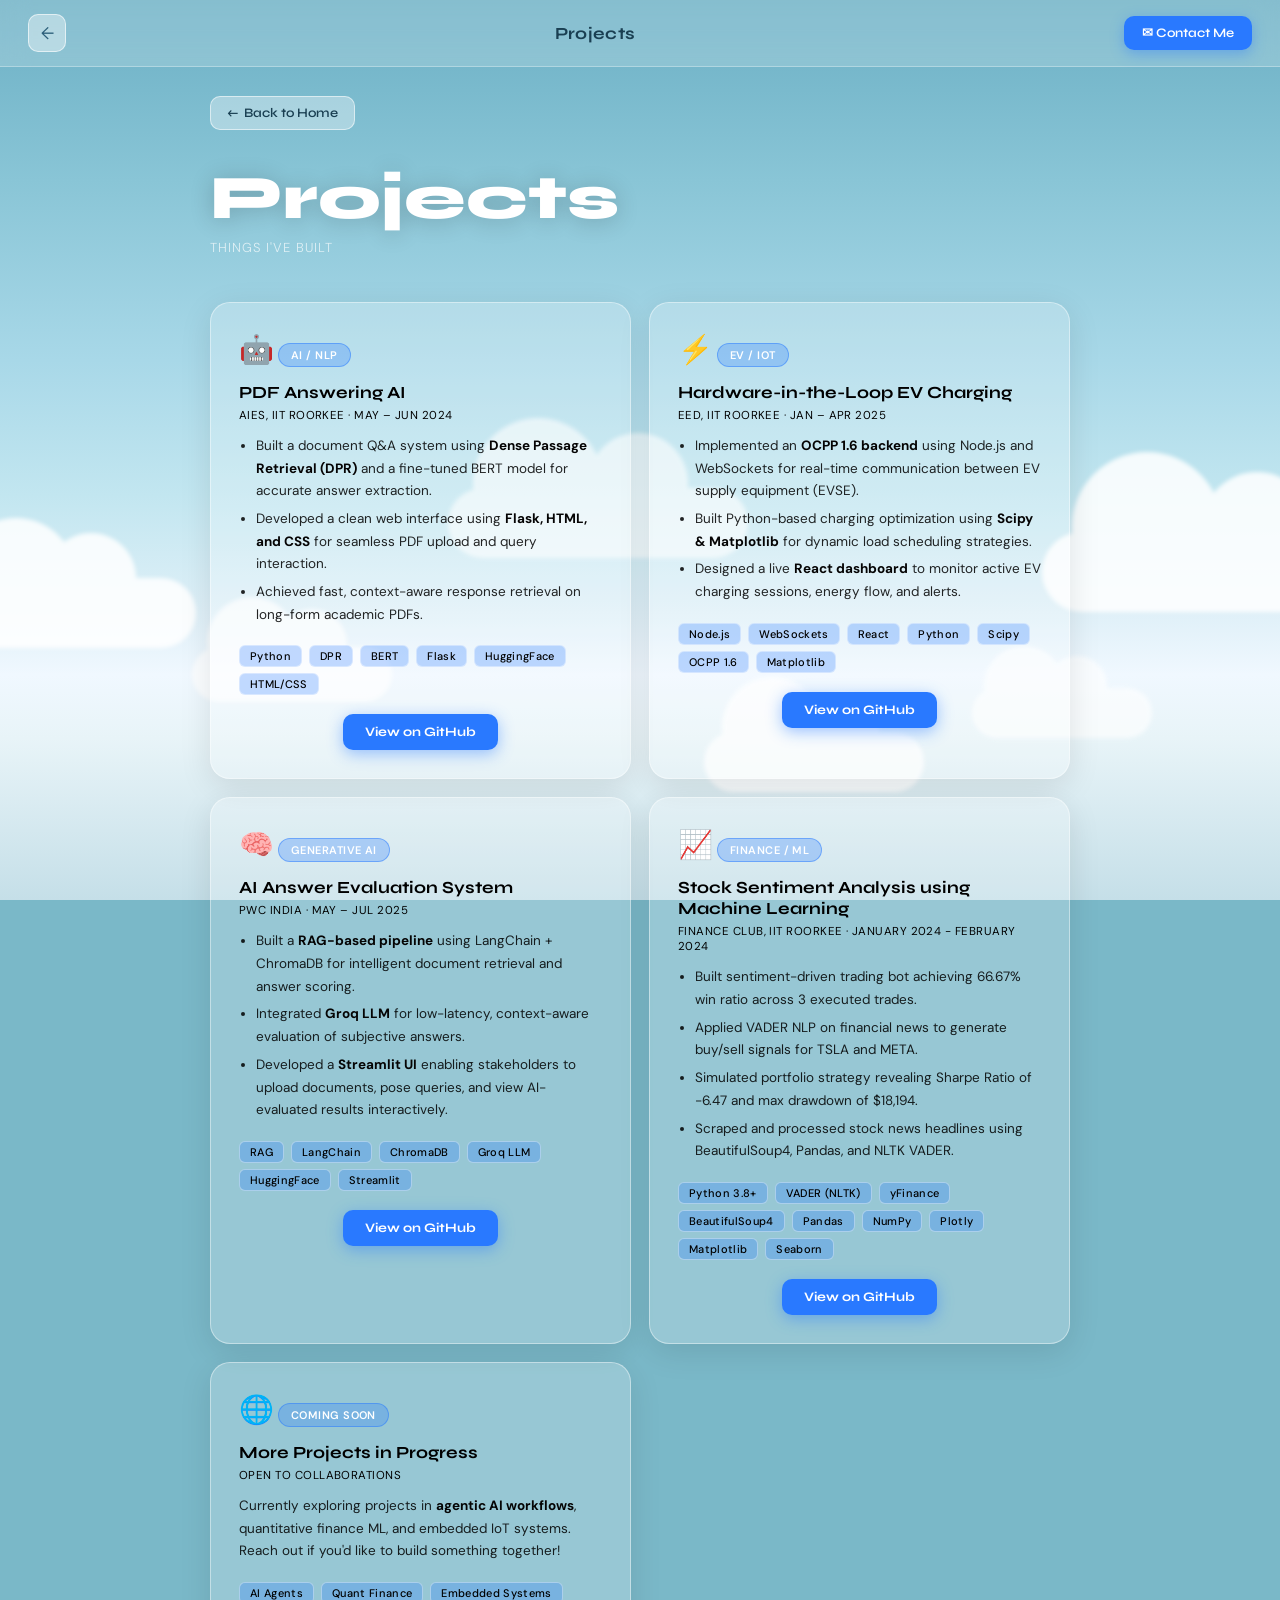
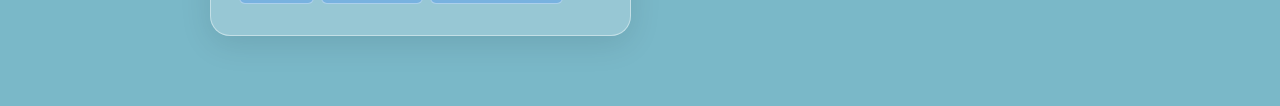
<file: pages/projects.html>
<!DOCTYPE html>
<html lang="en">
<head>
  <meta charset="UTF-8"/>
  <meta name="viewport" content="width=device-width, initial-scale=1.0"/>
  <title>Projects — Abhay Kumar</title>
  <link rel="stylesheet" href="../styles.css"/>
</head>
<body>

  <div id="bg">
    <div class="cloud c1"></div>
    <div class="cloud c2"></div>
    <div class="cloud c3"></div>
    <div class="cloud c4"></div>
    <div class="cloud c5"></div>
    <div class="cloud c6"></div>
  </div>

  <div id="header">
    <a class="back-btn" href="../index.html" title="Home">&#8592;</a>
    <h1>Projects</h1>
    <a class="contact-btn" href="mailto:abhay_k@ee.iitr.ac.in">✉ Contact Me</a>
  </div>

  <div class="page-wrapper">
    <div class="page-inner">

      <a class="page-back" href="../index.html">&#8592; &nbsp;Back to Home</a>

      <p class="page-title">Projects</p>
      <p class="page-subtitle">Things I've built</p>

      <div class="cards-grid">

        <!-- Project 1: PDF AI -->
        <div class="card">
          <span class="card-icon">🤖</span>
          <div class="badge">AI / NLP</div>
          <p class="card-title">PDF Answering AI</p>
          <p class="card-meta">AIES, IIT Roorkee · May – Jun 2024</p>
          <div class="card-body">
            <ul>
              <li>Built a document Q&amp;A system using <strong>Dense Passage Retrieval (DPR)</strong> and a fine-tuned BERT model for accurate answer extraction.</li>
              <li>Developed a clean web interface using <strong>Flask, HTML, and CSS</strong> for seamless PDF upload and query interaction.</li>
              <li>Achieved fast, context-aware response retrieval on long-form academic PDFs.</li>
            </ul>
          </div>
          <div class="tags-row">
            <span class="tag">Python</span>
            <span class="tag">DPR</span>
            <span class="tag">BERT</span>
            <span class="tag">Flask</span>
            <span class="tag">HuggingFace</span>
            <span class="tag">HTML/CSS</span>
          </div>
          <div class="github-link">
            <a href="https://github.com/abhay1201" target="_blank" rel="noopener noreferrer" class="btn-primary">View on GitHub</a>
          </div>
        </div>

        <!-- Project 2: EV Charging -->
        <div class="card">
          <span class="card-icon">⚡</span>
          <div class="badge">EV / IoT</div>
          <p class="card-title">Hardware-in-the-Loop EV Charging</p>
          <p class="card-meta">EED, IIT Roorkee · Jan – Apr 2025</p>
          <div class="card-body">
            <ul>
              <li>Implemented an <strong>OCPP 1.6 backend</strong> using Node.js and WebSockets for real-time communication between EV supply equipment (EVSE).</li>
              <li>Built Python-based charging optimization using <strong>Scipy &amp; Matplotlib</strong> for dynamic load scheduling strategies.</li>
              <li>Designed a live <strong>React dashboard</strong> to monitor active EV charging sessions, energy flow, and alerts.</li>
            </ul>
          </div>
          <div class="tags-row">
            <span class="tag">Node.js</span>
            <span class="tag">WebSockets</span>
            <span class="tag">React</span>
            <span class="tag">Python</span>
            <span class="tag">Scipy</span>
            <span class="tag">OCPP 1.6</span>
            <span class="tag">Matplotlib</span>
          </div>
          <div class="github-link">
            <a href="https://github.com/abhay1201" target="_blank" rel="noopener noreferrer" class="btn-primary">View on GitHub</a>
          </div>
        </div>

        <!-- Project 3: PwC AI Eval -->
        <div class="card">
          <span class="card-icon">🧠</span>
          <div class="badge">Generative AI</div>
          <p class="card-title">AI Answer Evaluation System</p>
          <p class="card-meta">PwC India · May – Jul 2025</p>
          <div class="card-body">
            <ul>
              <li>Built a <strong>RAG-based pipeline</strong> using LangChain + ChromaDB for intelligent document retrieval and answer scoring.</li>
              <li>Integrated <strong>Groq LLM</strong> for low-latency, context-aware evaluation of subjective answers.</li>
              <li>Developed a <strong>Streamlit UI</strong> enabling stakeholders to upload documents, pose queries, and view AI-evaluated results interactively.</li>
            </ul>
          </div>
          <div class="tags-row">
            <span class="tag">RAG</span>
            <span class="tag">LangChain</span>
            <span class="tag">ChromaDB</span>
            <span class="tag">Groq LLM</span>
            <span class="tag">HuggingFace</span>
            <span class="tag">Streamlit</span>
          </div>
          <div class="github-link">
            <a href="https://github.com/abhay1201" target="_blank" rel="noopener noreferrer" class="btn-primary">View on GitHub</a>
          </div>
        </div>

        <!-- Project 4: Stock Sentiment -->
        <div class="card">
          <span class="card-icon">📈</span>
          <div class="badge">Finance / ML</div>
          <p class="card-title">Stock Sentiment Analysis using Machine Learning</p>
          <p class="card-meta">Finance Club, IIT Roorkee · January 2024 - February 2024</p>
          <div class="card-body">
            <ul>
              <li>Built sentiment-driven trading bot achieving 66.67% win ratio across 3 executed trades.</li>
              <li>Applied VADER NLP on financial news to generate buy/sell signals for TSLA and META.</li>
              <li>Simulated portfolio strategy revealing Sharpe Ratio of -6.47 and max drawdown of $18,194.</li>
              <li>Scraped and processed stock news headlines using BeautifulSoup4, Pandas, and NLTK VADER.</li>
            </ul>
          </div>
          <div class="tags-row">
            <span class="tag">Python 3.8+</span>
            <span class="tag">VADER (NLTK)</span>
            <span class="tag">yFinance</span>
            <span class="tag">BeautifulSoup4</span>
            <span class="tag">Pandas</span>
            <span class="tag">NumPy</span>
            <span class="tag">Plotly</span>
            <span class="tag">Matplotlib</span>
            <span class="tag">Seaborn</span>
          </div>
          <div class="github-link">
            <a href="https://github.com/abhay1201" target="_blank" rel="noopener noreferrer" class="btn-primary">View on GitHub</a>
          </div>
        </div>

        <!-- Project 5: Placeholder -->
        <div class="card">
          <span class="card-icon">🌐</span>
          <div class="badge">Coming Soon</div>
          <p class="card-title">More Projects in Progress</p>
          <p class="card-meta">Open to Collaborations</p>
          <div class="card-body">
            Currently exploring projects in <strong>agentic AI workflows</strong>, quantitative finance ML, and embedded IoT systems.
            Reach out if you'd like to build something together!
          </div>
          <div class="tags-row">
            <span class="tag">AI Agents</span>
            <span class="tag">Quant Finance</span>
            <span class="tag">Embedded Systems</span>
          </div>
        </div>

      </div>
    </div>
  </div>

  <script src="../script.js"></script>
</body>
</html>
</file>
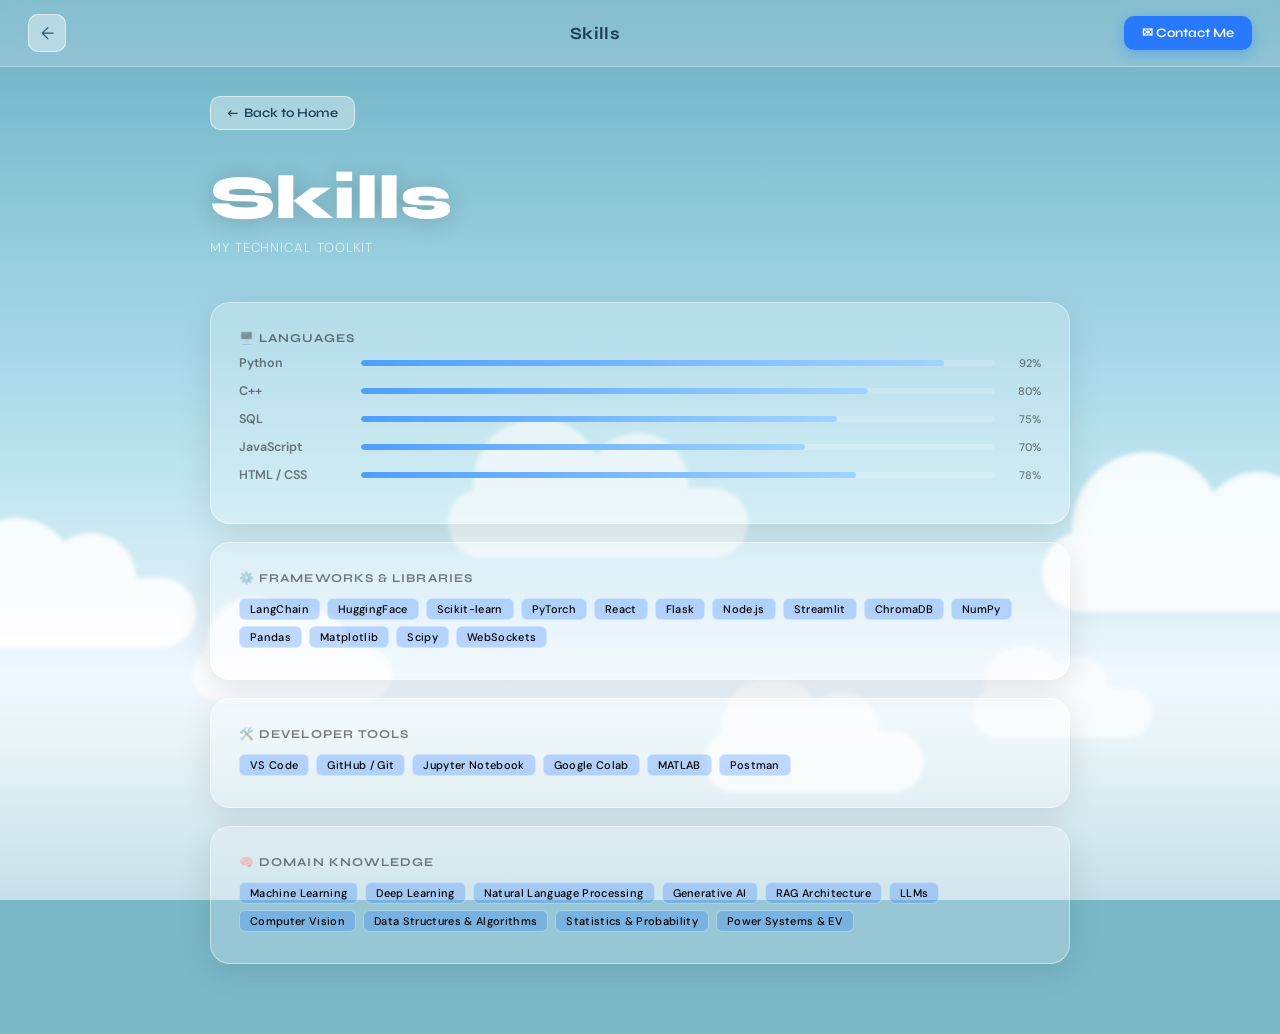
<file: pages/skills.html>
<!DOCTYPE html>
<html lang="en">
<head>
  <meta charset="UTF-8"/>
  <meta name="viewport" content="width=device-width, initial-scale=1.0"/>
  <title>Skills — Abhay Kumar</title>
  <link rel="stylesheet" href="../styles.css"/>
  <style>
    /* Skill bar styles */
    .skill-bar-row {
      display: flex; align-items: center; gap: 12px;
      margin-bottom: 12px;
    }
    .skill-bar-label {
      width: 110px; flex-shrink: 0;
      font-size: 12.5px; font-weight: 600;
      color: rgb(0 0 0 / 50%);
    }
    .skill-bar-track {
      flex: 1;
      height: 6px;
      background: rgba(255,255,255,.18);
      border-radius: 4px;
      overflow: hidden;
    }
    .skill-bar-fill {
      height: 100%;
      background: linear-gradient(90deg, #4f9eff, #a0d4ff);
      border-radius: 4px;
      width: 0;
      transition: width 1.2s cubic-bezier(.4,0,.2,1);
    }
    .skill-bar-pct {
      width: 34px; text-align: right;
      font-size: 11px; color: rgb(0 0 0 / 50%);
      font-weight: 500;
    }
  </style>
</head>
<body>

  <div id="bg">
    <div class="cloud c1"></div>
    <div class="cloud c2"></div>
    <div class="cloud c3"></div>
    <div class="cloud c4"></div>
    <div class="cloud c5"></div>
    <div class="cloud c6"></div>
  </div>

  <div id="header">
    <a class="back-btn" href="../index.html" title="Home">&#8592;</a>
    <h1>Skills</h1>
    <a class="contact-btn" href="mailto:abhay_k@ee.iitr.ac.in">✉ Contact Me</a>
  </div>

  <div class="page-wrapper">
    <div class="page-inner">

      <a class="page-back" href="../index.html">&#8592; &nbsp;Back to Home</a>

      <p class="page-title">Skills</p>
      <p class="page-subtitle">My Technical Toolkit</p>

      <div class="cards-grid single">

        <!-- Languages -->
        <div class="card">
          <div class="skills-section">
            <h3>🖥️ Languages</h3>
            <div class="skill-bar-row">
              <span class="skill-bar-label">Python</span>
              <div class="skill-bar-track"><div class="skill-bar-fill" data-w="92"></div></div>
              <span class="skill-bar-pct">92%</span>
            </div>
            <div class="skill-bar-row">
              <span class="skill-bar-label">C++</span>
              <div class="skill-bar-track"><div class="skill-bar-fill" data-w="80"></div></div>
              <span class="skill-bar-pct">80%</span>
            </div>
            <div class="skill-bar-row">
              <span class="skill-bar-label">SQL</span>
              <div class="skill-bar-track"><div class="skill-bar-fill" data-w="75"></div></div>
              <span class="skill-bar-pct">75%</span>
            </div>
            <div class="skill-bar-row">
              <span class="skill-bar-label">JavaScript</span>
              <div class="skill-bar-track"><div class="skill-bar-fill" data-w="70"></div></div>
              <span class="skill-bar-pct">70%</span>
            </div>
            <div class="skill-bar-row">
              <span class="skill-bar-label">HTML / CSS</span>
              <div class="skill-bar-track"><div class="skill-bar-fill" data-w="78"></div></div>
              <span class="skill-bar-pct">78%</span>
            </div>
          </div>
        </div>

        <!-- Frameworks & Libraries -->
        <div class="card">
          <div class="skills-section">
            <h3>⚙️ Frameworks &amp; Libraries</h3>
            <span class="tag">LangChain</span>
            <span class="tag">HuggingFace</span>
            <span class="tag">Scikit-learn</span>
            <span class="tag">PyTorch</span>
            <span class="tag">React</span>
            <span class="tag">Flask</span>
            <span class="tag">Node.js</span>
            <span class="tag">Streamlit</span>
            <span class="tag">ChromaDB</span>
            <span class="tag">NumPy</span>
            <span class="tag">Pandas</span>
            <span class="tag">Matplotlib</span>
            <span class="tag">Scipy</span>
            <span class="tag">WebSockets</span>
          </div>
        </div>

        <!-- Developer Tools -->
        <div class="card">
          <div class="skills-section">
            <h3>🛠️ Developer Tools</h3>
            <span class="tag">VS Code</span>
            <span class="tag">GitHub / Git</span>
            <span class="tag">Jupyter Notebook</span>
            <span class="tag">Google Colab</span>
            <span class="tag">MATLAB</span>
            <span class="tag">Postman</span>
          </div>
        </div>

        <!-- Domain Knowledge -->
        <div class="card">
          <div class="skills-section">
            <h3>🧠 Domain Knowledge</h3>
            <span class="tag">Machine Learning</span>
            <span class="tag">Deep Learning</span>
            <span class="tag">Natural Language Processing</span>
            <span class="tag">Generative AI</span>
            <span class="tag">RAG Architecture</span>
            <span class="tag">LLMs</span>
            <span class="tag">Computer Vision</span>
            <span class="tag">Data Structures &amp; Algorithms</span>
            <span class="tag">Statistics &amp; Probability</span>
            <span class="tag">Power Systems &amp; EV</span>
          </div>
        </div>

      </div>
    </div>
  </div>

  <script src="../script.js"></script>
  <script>
    /* Animate skill bars on page load */
    window.addEventListener('load', () => {
      setTimeout(() => {
        document.querySelectorAll('.skill-bar-fill').forEach(bar => {
          bar.style.width = bar.dataset.w + '%';
        });
      }, 300);
    });
  </script>
</body>
</html>
</file>
<file: styles.css>
/* ═══════════════════════════════════════════════
   ABHAY KUMAR PORTFOLIO — Global Stylesheet
   ═══════════════════════════════════════════════ */

@import url('https://fonts.googleapis.com/css2?family=Syne:wght@400;500;600;700;800&family=DM+Sans:ital,wght@0,300;0,400;0,500;1,300&display=swap');

/* ── CSS VARIABLES ── */
:root {
  --folder-blue:       rgba(135, 190, 255, 0.55);
  --folder-blue-hover: rgba(135, 190, 255, 0.80);
  --folder-border:     rgba(255, 255, 255, 0.60);
  --folder-shadow:     rgba(80, 140, 220, 0.25);
  --accent:            #4f9eff;
  --accent-dark:       #2979ff;
  --glass-bg:          rgba(255, 255, 255, 0.20);
  --glass-border:      rgba(255, 255, 255, 0.42);
  --text-white:        #ffffff;
  --text-muted:        rgba(255, 255, 255, 0.70);
  --text-dim:          rgba(255, 255, 255, 0.50);
  --header-bg:         rgba(255, 255, 255, 0.18);
  --card-bg:           rgba(255, 255, 255, 0.22);
  --card-bg-hover:     rgba(255, 255, 255, 0.32);
  --shadow-card:       0 8px 32px rgba(0, 0, 0, 0.10);
  --radius-lg:         22px;
  --radius-md:         16px;
  --radius-sm:         10px;
}

/* ── RESET ── */
*, *::before, *::after { margin: 0; padding: 0; box-sizing: border-box; }
html {
  scroll-behavior: smooth;
  scroll-padding-top: 74px; /* optional if fixed header used */
}

body {
  opacity: 0;
  transition: opacity .35s ease;
  font-family: 'DM Sans', sans-serif;
  min-height: 100vh;
  background: #7ab8c8;
  color: var(--text-white);
}

body.page-loaded {
  opacity: 1;
}

/* ══════════════════════════════════════
   BACKGROUND + CLOUDS
══════════════════════════════════════ */
#bg {
  position: fixed; inset: 0; z-index: 0;
  background: linear-gradient(
    180deg,
    #6bafc4 0%,  #89c5d6 20%,
    #a8d8e8 40%, #c2e6f0 55%,
    #dff0f8 68%, #f0f8ff 75%,
    #e8f4f8 82%, #c5dfe8 100%
  );
  /* ── To use your own background photo, uncomment below ──
  background-image: url('../assets/bg.jpg');
  background-size: cover;
  background-position: center;
  background-repeat: no-repeat;
  ── */
}

.cloud {
  position: absolute;
  background: white;
  border-radius: 50px;
  opacity: 0.85;
  filter: blur(2px);
}
.cloud::before, .cloud::after {
  content: '';
  position: absolute;
  background: white;
  border-radius: 50%;
}

.c1 { width:260px; height:70px; bottom:28%; left:-5%; animation:drift 28s linear infinite; }
.c1::before { width:120px; height:120px; top:-60px; left:20px; }
.c1::after  { width:90px;  height:90px;  top:-45px; left:110px; }
.c2 { width:200px; height:55px; bottom:22%; left:15%; animation:drift 35s linear infinite 5s; opacity:.7; }
.c2::before { width:90px; height:90px; top:-50px; left:15px; }
.c2::after  { width:70px; height:70px; top:-38px; left:85px; }
.c3 { width:340px; height:80px; bottom:32%; right:-8%; animation:drift 32s linear infinite 12s; }
.c3::before { width:150px; height:150px; top:-80px; left:30px; }
.c3::after  { width:110px; height:110px; top:-60px; left:160px; }
.c4 { width:180px; height:50px; bottom:18%; right:10%; animation:drift 40s linear infinite 8s; opacity:.65; }
.c4::before { width:80px; height:80px; top:-42px; left:12px; }
.c4::after  { width:60px; height:60px; top:-32px; left:75px; }
.c5 { width:300px; height:70px; bottom:38%; left:35%; animation:drift 26s linear infinite 3s; opacity:.6; }
.c5::before { width:130px; height:130px; top:-70px; left:25px; }
.c5::after  { width:100px; height:100px; top:-55px; left:140px; }
.c6 { width:220px; height:60px; bottom:12%; left:55%; animation:drift 38s linear infinite 18s; opacity:.75; }
.c6::before { width:100px; height:100px; top:-55px; left:18px; }
.c6::after  { width:75px;  height:75px;  top:-40px; left:100px; }

@keyframes drift {
  from { transform: translateX(0); }
  to   { transform: translateX(120vw); }
}

/* ══════════════════════════════════════
   HEADER (shared across all pages)
══════════════════════════════════════ */
#header {
  position: fixed; top: 0; left: 0; right: 0; z-index: 200;
  display: flex; align-items: center; justify-content: space-between;
  padding: 14px 28px;
  background: var(--header-bg);
  backdrop-filter: blur(14px);
  border-bottom: 1px solid rgba(255, 255, 255, 0.30);
}

#header .back-btn {
  width: 38px; height: 38px;
  border-radius: var(--radius-sm);
  background: rgba(255, 255, 255, 0.38);
  border: 1px solid var(--folder-border);
  display: flex; align-items: center; justify-content: center;
  cursor: pointer;
  font-size: 17px;
  color: #2c5f7a;
  text-decoration: none;
  transition: background .2s, transform .15s;
}
#header .back-btn:hover { background: rgba(255,255,255,.62); transform: translateX(-2px); }

#header h1 {
  font-family: 'Syne', sans-serif;
  font-size: 17px; font-weight: 700;
  color: #1a3f52;
  letter-spacing: .02em;
}

#header .contact-btn {
  background: var(--accent-dark);
  color: white;
  border: none;
  padding: 9px 18px;
  border-radius: var(--radius-sm);
  font-family: 'Syne', sans-serif;
  font-size: 13px; font-weight: 600;
  cursor: pointer;
  text-decoration: none;
  display: flex; align-items: center; gap: 7px;
  transition: background .2s, transform .15s;
  box-shadow: 0 4px 14px rgba(41,121,255,.4);
}
#header .contact-btn:hover { background: #1565c0; transform: translateY(-1px); }

/* ══════════════════════════════════════
   PAGE WRAPPER
══════════════════════════════════════ */
.page-wrapper {
  position: relative; z-index: 10;
  min-height: 100vh;
  padding: 96px 40px 70px;
}

.page-inner {
  max-width: 860px;
  margin: 0 auto;
  animation: pageIn .5s cubic-bezier(.34,1.2,.64,1) both;
}

@keyframes pageIn {
  from { opacity:0; transform: translateY(20px) scale(.98); }
  to   { opacity:1; transform: translateY(0) scale(1); }
}

/* ── PAGE HEADING ── */
.page-back {
  display: inline-flex; align-items: center; gap: 8px;
  background: rgba(255,255,255,.35);
  border: 1px solid rgba(255,255,255,.55);
  backdrop-filter: blur(10px);
  border-radius: var(--radius-sm);
  padding: 8px 16px;
  cursor: pointer;
  text-decoration: none;
  font-family: 'Syne', sans-serif;
  font-size: 13px; font-weight: 600;
  color: #1a3f52;
  margin-bottom: 36px;
  transition: background .2s;
  display: inline-flex;
}
.page-back:hover { background: rgba(255,255,255,.56); }

.page-title {
  font-family: 'Syne', sans-serif;
  font-size: clamp(34px, 5vw, 62px);
  font-weight: 800;
  color: white;
  text-shadow: 0 2px 24px rgba(0,0,0,.2);
  line-height: 1.05;
  margin-bottom: 8px;
}

.page-subtitle {
  font-size: 13px;
  color: var(--text-muted);
  letter-spacing: .07em;
  text-transform: uppercase;
  font-weight: 300;
  margin-bottom: 46px;
}

/* ══════════════════════════════════════
   CARDS
══════════════════════════════════════ */
.cards-grid {
  display: grid;
  grid-template-columns: repeat(auto-fill, minmax(360px, 1fr));
  gap: 18px;
}
.cards-grid.single { grid-template-columns: 1fr; }

.card {
  background: var(--card-bg);
  border: 1.5px solid var(--glass-border);
  border-radius: 20px;
  padding: 28px;
  backdrop-filter: blur(16px);
  box-shadow: var(--shadow-card);
  transition: transform .25s ease, background .22s;
  animation: cardIn .5s cubic-bezier(.34,1.2,.64,1) both;
}
.card:hover { transform: translateY(-5px); background: var(--card-bg-hover); }
.card:nth-child(1) { animation-delay:.06s; }
.card:nth-child(2) { animation-delay:.13s; }
.card:nth-child(3) { animation-delay:.20s; }
.card:nth-child(4) { animation-delay:.27s; }
.card:nth-child(5) { animation-delay:.34s; }
.card:nth-child(6) { animation-delay:.41s; }

@keyframes cardIn {
  from { opacity:0; transform:translateY(26px); }
  to   { opacity:1; transform:translateY(0); }
}

.card-icon {
  font-size: 28px;
  margin-bottom: 14px;
  display: inline-block;
}

.card-title {
  font-family: 'Syne', sans-serif;
  font-size: 17px; font-weight: 700;
  color: rgb(0, 0, 0);
  margin-bottom: 5px;
}

.card-meta {
  font-size: 11.5px;
  color: rgb(0 0 0 / 100%);
  letter-spacing: .04em;
  text-transform: uppercase;
  margin-bottom: 12px;
}

.card-body {
  font-size: 13.5px;
  color: rgba(0, 0, 0, 0.86);
  line-height: 1.68;
}
.card-body ul { padding-left: 17px; }
.card-body ul li { margin-bottom: 5px; }
.card-body strong { color: rgb(5, 4, 4); }

/* Card with logo row */
.card-header-row {
  display: flex; align-items: center; gap: 14px;
  margin-bottom: 18px;
}
.card-logo {
  width: 52px; height: 52px; flex-shrink: 0;
  border-radius: 14px;
  background: rgba(255,255,255,.28);
  display: flex; align-items: center; justify-content: center;
  font-size: 26px;
  border: 1px solid rgba(255,255,255,.4);
}

/* ── TAGS ── */
.tag {
  display: inline-block;
  background: #2979ff47;
  border: 1px solid rgba(255,255,255,.38);
  border-radius: 6px;
  padding: 3px 10px;
  font-size: 11px; color: rgb(0, 0, 0);
  margin: 3px 3px 3px 0;
  font-weight: 500;
  letter-spacing: .03em;
}
.tags-row { margin-top: 16px; }

/* ── GITHUB LINK ── */
.github-link {
  margin-top: 16px;
  text-align: center;
}

/* ── BADGE ── */
.badge {
  display: inline-flex; align-items: center; gap: 5px;
  background: rgba(41,121,255,.28);
  border: 1px solid rgba(41,121,255,.48);
  border-radius: 20px;
  padding: 4px 12px;
  font-size: 11px; font-weight: 600;
  color: #ffffff;
  margin-bottom: 14px;
  letter-spacing: .04em; text-transform: uppercase;
}

/* ── DIVIDER ── */
.divider {
  border: none;
  border-top: 1px solid rgba(255,255,255,.18);
  margin: 20px 0;
}

/* ══════════════════════════════════════
   ABOUT PAGE — HERO CARD
══════════════════════════════════════ */
.about-hero {
  display: flex; align-items: flex-start; gap: 28px;
  background: var(--glass-bg);
  border: 1.5px solid var(--glass-border);
  border-radius: 24px;
  padding: 32px;
  margin-bottom: 20px;
  backdrop-filter: blur(16px);
  box-shadow: var(--shadow-card);
  animation: cardIn .5s cubic-bezier(.34,1.2,.64,1) .03s both;
}
.about-avatar {
  width: 84px; height: 84px; flex-shrink: 0;
  border-radius: 20px;
  background: rgba(255,255,255,.28);
  display: flex; align-items: center; justify-content: center;
  font-size: 40px;
  border: 2px solid rgba(255,255,255,.5);
}
.about-info h2 {
  font-family: 'Syne', sans-serif;
  font-size: 24px; font-weight: 800;
  color: rgb(0, 0, 0); margin-bottom: 6px;
}
.about-info p {
  font-size: 13.5px; color: rgba(0, 0, 0, 0.86);
  line-height: 1.65; margin-top: 8px;
}

/* ══════════════════════════════════════
   SKILLS PAGE
══════════════════════════════════════ */
.skills-section { margin-bottom: 26px; }
.skills-section:last-child { margin-bottom: 0; }
.skills-section h3 {
  font-family: 'Syne', sans-serif;
  font-size: 12px; font-weight: 700;
  color: rgb(0 0 0 / 50%);
  letter-spacing: .09em; text-transform: uppercase;
  margin-bottom: 10px;
}

/* ══════════════════════════════════════
   CONTACT PAGE
══════════════════════════════════════ */
.contact-link {
  display: flex; align-items: center; gap: 16px;
  background: rgba(255,255,255,.19);
  border: 1.5px solid rgba(255,255,255,.38);
  border-radius: var(--radius-md);
  padding: 18px 22px;
  backdrop-filter: blur(16px);
  text-decoration: none;
  color: rgb(0, 0, 0);
  margin-bottom: 12px;
  transition: background .22s, transform .22s;
  animation: cardIn .5s cubic-bezier(.34,1.2,.64,1) both;
}
.contact-link:hover { background: rgba(255,255,255,.32); transform: translateX(8px); }
.cl-icon {
  width: 46px; height: 46px;
  border-radius: 13px;
  background: rgba(255,255,255,.24);
  display: flex; align-items: center; justify-content: center;
  font-size: 22px; flex-shrink: 0;
  border: 1px solid rgba(255,255,255,.35);
}
.cl-info strong {
  font-family: 'Syne', sans-serif;
  font-size: 14px; font-weight: 700;
  display: block; margin-bottom: 3px;
}
.cl-info span { font-size: 12px; color: rgb(0 0 0 / 70%); }

/* ══════════════════════════════════════
   INTERESTS — RESUME CARD
══════════════════════════════════════ */
.resume-highlight {
  background: linear-gradient(135deg, rgba(41,121,255,.25), rgba(79,158,255,.18));
  border: 1.5px solid rgba(41,121,255,.45);
  border-radius: 22px;
  padding: 32px;
  margin-bottom: 22px;
  backdrop-filter: blur(16px);
  display: flex; align-items: center; gap: 22px;
  animation: cardIn .5s cubic-bezier(.34,1.2,.64,1) .05s both;
}
.resume-icon {
  width: 64px; height: 64px; flex-shrink: 0;
  background: rgba(41,121,255,.3);
  border-radius: 18px;
  display: flex; align-items: center; justify-content: center;
  font-size: 32px;
  border: 1.5px solid rgba(41,121,255,.5);
}
.resume-text h3 {
  font-family: 'Syne', sans-serif;
  font-size: 20px; font-weight: 800;
  color: rgb(0, 0, 0); margin-bottom: 6px;
}
.resume-text p {
  font-size: 13.5px; color: rgba(0, 0, 0, 0.86);
  line-height: 1.6; margin-bottom: 16px;
}
.btn-primary {
  display: inline-flex; align-items: center; gap: 7px;
  background: var(--accent-dark);
  color: white;
  border: none;
  padding: 10px 22px;
  border-radius: var(--radius-sm);
  font-family: 'Syne', sans-serif;
  font-size: 13px; font-weight: 700;
  cursor: pointer;
  text-decoration: none;
  transition: background .2s, transform .15s;
  box-shadow: 0 4px 16px rgba(41,121,255,.45);
}
.btn-primary:hover { background: #1565c0; transform: translateY(-2px); }

/* ══════════════════════════════════════
   SCROLLBAR
══════════════════════════════════════ */
::-webkit-scrollbar { width: 5px; }
::-webkit-scrollbar-track { background: transparent; }
::-webkit-scrollbar-thumb { background: rgba(255,255,255,.28); border-radius: 4px; }

/* ══════════════════════════════════════
   RESPONSIVE
══════════════════════════════════════ */
@media (max-width: 640px) {
  .page-wrapper { padding: 82px 18px 60px; }
  .cards-grid { grid-template-columns: 1fr; }
  .about-hero { flex-direction: column; }
  .resume-highlight { flex-direction: column; align-items: flex-start; }
  #header { padding: 12px 16px; }
}
</file>
